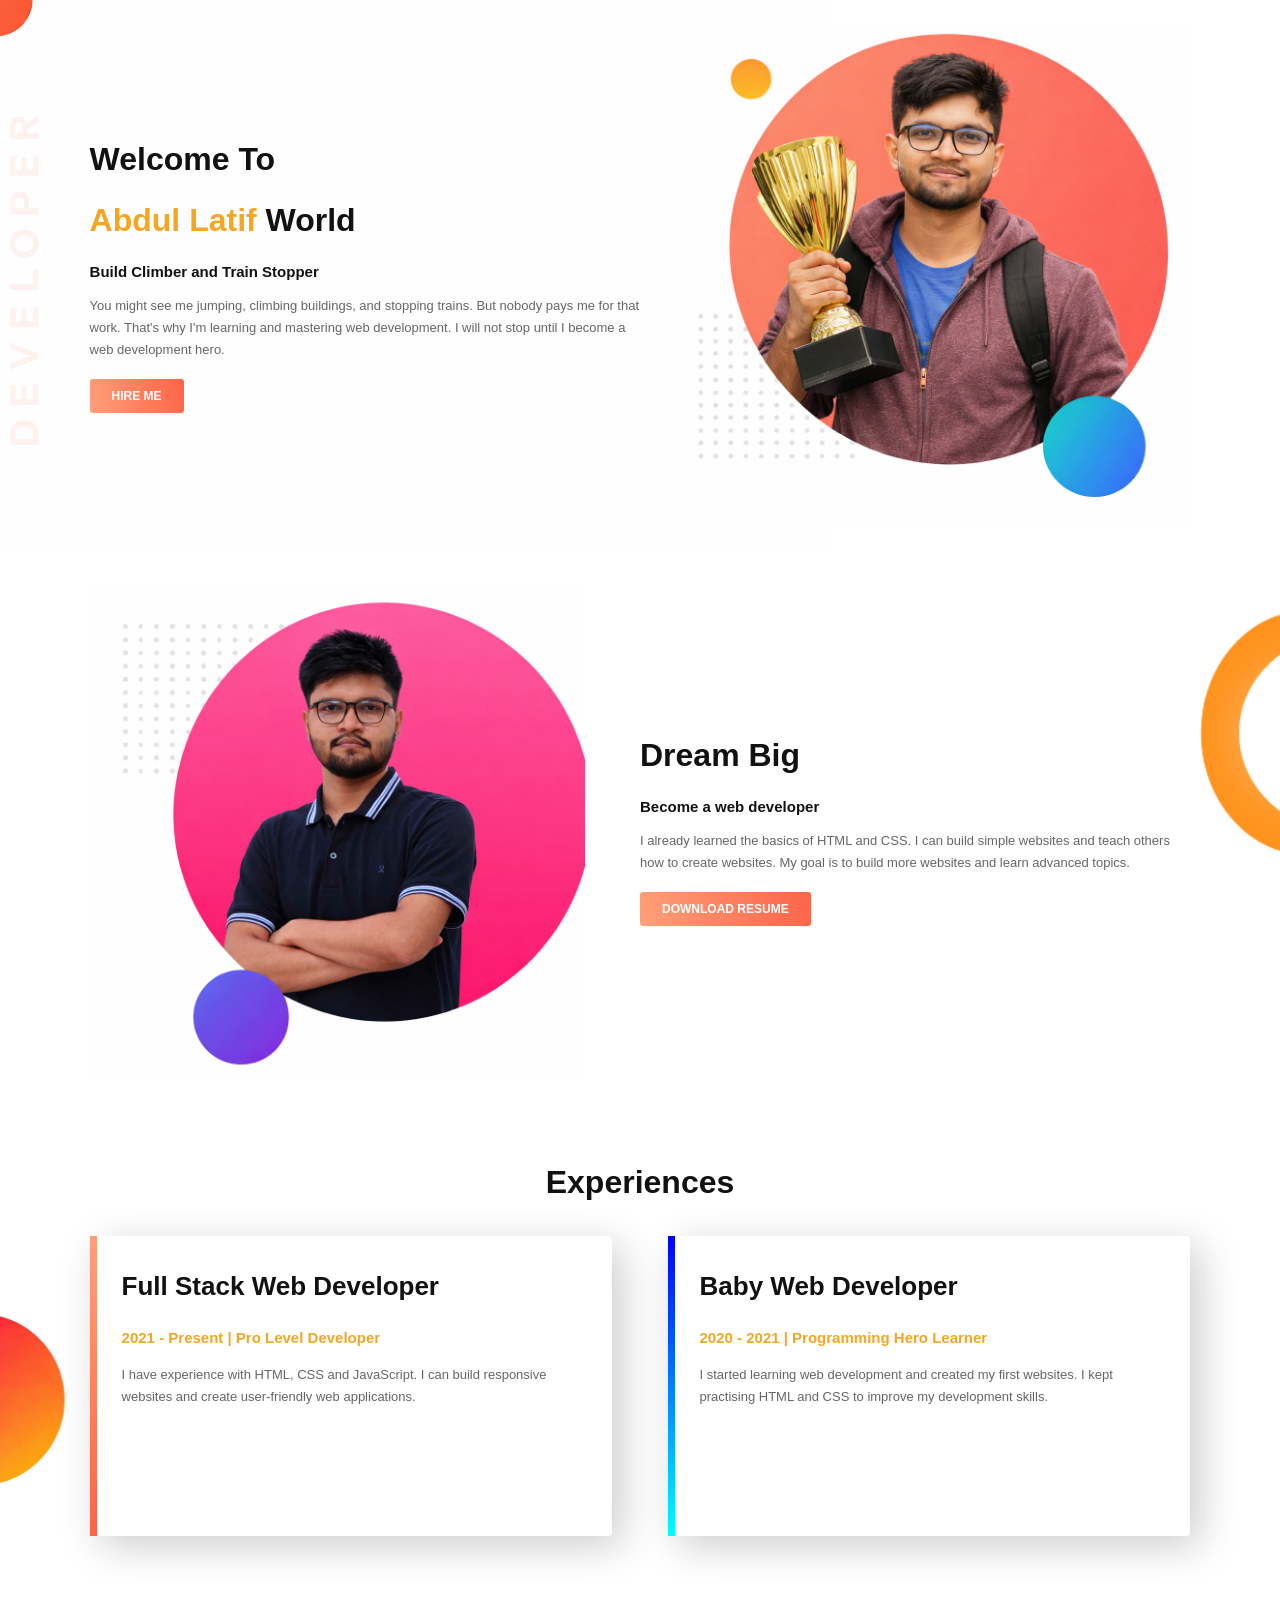
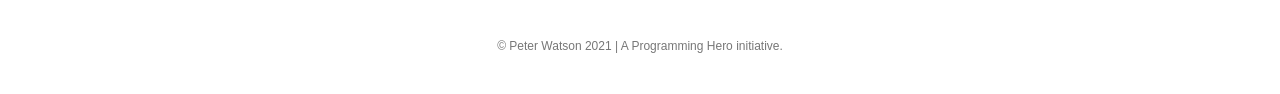
<file: index.html>
<!DOCTYPE html>
<html lang="en">
<head>
    <meta charset="UTF-8">
    <meta name="viewport" content="width=device-width, initial-scale=1.0">
    <title>Abdul Latif - Web Developer</title>
    <link rel="stylesheet" href="style.css">
</head>
<body>

    <!-- First Section: Welcome Banner -->
    <section class="top-banner">

        <div class="half-width text-content">
            <h1>Welcome To</h1>

            <h1>
                <span class="orange-highlight">Abdul Latif</span> World
            </h1>

            <h3>Build Climber and Train Stopper</h3>

            <p>
                You might see me jumping, climbing buildings, and stopping
                trains. But nobody pays me for that work. That's why I'm
                learning and mastering web development. I will not stop
                until I become a web development hero.
            </p>

            <a href="https://www.w3schools.com/html/"
               target="_blank"
               rel="noopener noreferrer"
               class="link-button">HIRE ME</a>
        </div>

        <div class="half-width image-content">
            <img src="image/fifth2.png" alt="Peter Watson">
        </div>

    </section>


    <!-- Second Section: Dream Big -->
    <section class="middle-banner">

        <div class="half-width image-content">
            <img src="image/fifth3.png" alt="Abdul Latif ">
        </div>

        <div class="half-width text-content">
            <h1>Dream Big</h1>

            <h3>Become a web developer</h3>

            <p>
                I already learned the basics of HTML and CSS.
                I can build simple websites and teach others how
                to create websites. My goal is to build more
                websites and learn advanced topics.
            </p>

            <a href="https://www.w3schools.com/html/"
               target="_blank"
               rel="noopener noreferrer"
               class="link-button">DOWNLOAD RESUME</a>
        </div>

    </section>


    <!-- Third Section: Experiences -->
    <section class="experience-area">

        <h1 class="experience-title">Experiences</h1>

        <div class="experience-container">

            <div class="single-Experiment" id="full-stack">
                <h2>Full Stack Web Developer</h2>

                <h3 class="orange-highlight">
                    2021 - Present | Pro Level Developer
                </h3>

                <p>
                    I have experience with HTML, CSS and JavaScript.
                    I can build responsive websites and create
                    user-friendly web applications.
                </p>
            </div>

            <div class="single-Experiment" id="baby-web">
                <h2>Baby Web Developer</h2>

                <h3 class="orange-highlight">
                    2020 - 2021 | Programming Hero Learner
                </h3>

                <p>
                    I started learning web development and created
                    my first websites. I kept practising HTML and
                    CSS to improve my development skills.
                </p>
            </div>

        </div>

        <footer>
            <p>© Peter Watson 2021 | A Programming Hero initiative.</p>
        </footer>

    </section>

</body>
</html>
</file>
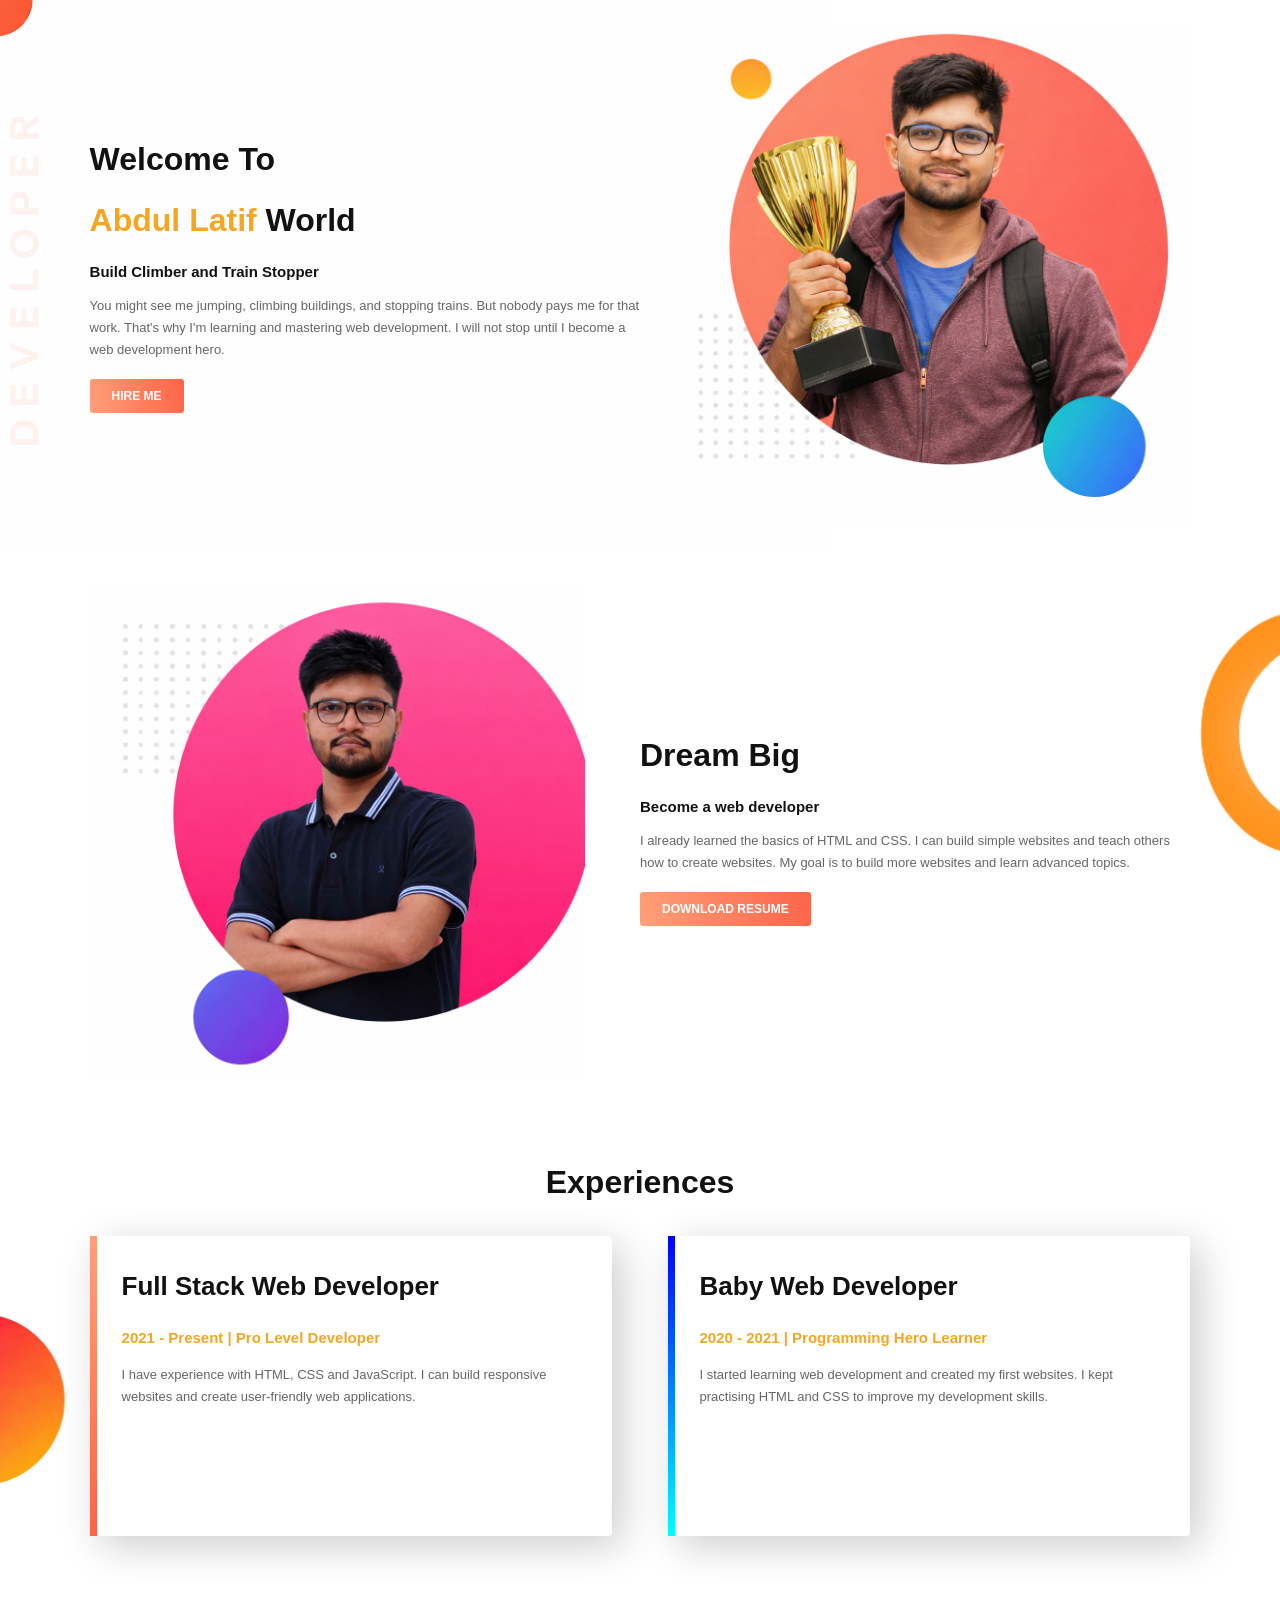
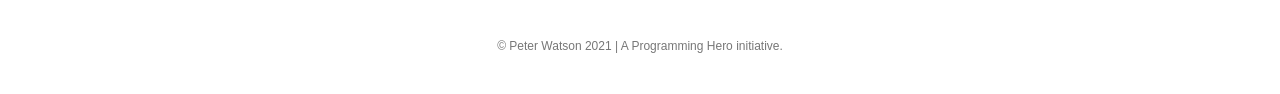
<file: fifth.html>
<!DOCTYPE html>
<html lang="en">
<head>
    <meta charset="UTF-8">
    <meta name="viewport" content="width=device-width, initial-scale=1.0">
    <title>Abdul Latif - Web Developer</title>
    <link rel="stylesheet" href="fifth.css">
</head>
<body>

    <!-- First Section: Welcome Banner -->
    <section class="top-banner">

        <div class="half-width text-content">
            <h1>Welcome To</h1>

            <h1>
                <span class="orange-highlight">Abdul Latif</span> World
            </h1>

            <h3>Build Climber and Train Stopper</h3>

            <p>
                You might see me jumping, climbing buildings, and stopping
                trains. But nobody pays me for that work. That's why I'm
                learning and mastering web development. I will not stop
                until I become a web development hero.
            </p>

            <a href="https://www.w3schools.com/html/"
               target="_blank"
               rel="noopener noreferrer"
               class="link-button">HIRE ME</a>
        </div>

        <div class="half-width image-content">
            <img src="image/fifth2.png" alt="Peter Watson">
        </div>

    </section>


    <!-- Second Section: Dream Big -->
    <section class="middle-banner">

        <div class="half-width image-content">
            <img src="image/fifth3.png" alt="Abdul Latif ">
        </div>

        <div class="half-width text-content">
            <h1>Dream Big</h1>

            <h3>Become a web developer</h3>

            <p>
                I already learned the basics of HTML and CSS.
                I can build simple websites and teach others how
                to create websites. My goal is to build more
                websites and learn advanced topics.
            </p>

            <a href="https://www.w3schools.com/html/"
               target="_blank"
               rel="noopener noreferrer"
               class="link-button">DOWNLOAD RESUME</a>
        </div>

    </section>


    <!-- Third Section: Experiences -->
    <section class="experience-area">

        <h1 class="experience-title">Experiences</h1>

        <div class="experience-container">

            <div class="single-Experiment" id="full-stack">
                <h2>Full Stack Web Developer</h2>

                <h3 class="orange-highlight">
                    2021 - Present | Pro Level Developer
                </h3>

                <p>
                    I have experience with HTML, CSS and JavaScript.
                    I can build responsive websites and create
                    user-friendly web applications.
                </p>
            </div>

            <div class="single-Experiment" id="baby-web">
                <h2>Baby Web Developer</h2>

                <h3 class="orange-highlight">
                    2020 - 2021 | Programming Hero Learner
                </h3>

                <p>
                    I started learning web development and created
                    my first websites. I kept practising HTML and
                    CSS to improve my development skills.
                </p>
            </div>

        </div>

        <footer>
            <p>© Peter Watson 2021 | A Programming Hero initiative.</p>
        </footer>

    </section>

</body>
</html>
</file>
<file: style.css>
/* ---------- Common Styles ---------- */

* {
    box-sizing: border-box;
}

body {
    margin: 0;
    font-family: sans-serif;
    color: #111;
}

h1 {
    font-size: 32px;
    margin: 0 0 24px;
}

h2 {
    font-size: 28px;
    margin: 0 0 25px;
}

h3 {
    font-size: 15px;
    margin: 0 0 15px;
}

p {
    font-size: 13px;
    line-height: 1.7;
    color: #666;
    margin: 0 0 18px;
}

.orange-highlight {
    color: #f5a623;
}


/* ---------- Common Section Layout ---------- */

.top-banner,
.middle-banner {
    min-height: 500px;
    display: flex;
    align-items: center;
    justify-content: space-between;
    gap: 5%;
    padding: 30px 7%;
    background-repeat: no-repeat;
    background-size: auto 100%;
}

.half-width {
    width: 50%;
    min-width: 0;
}

.text-content {
    padding: 0;
}

.image-content img {
    display: block;
    width: 100%;
    height: auto;
}


/* ---------- First Section ---------- */

.top-banner {
    background-image: url("image/fifth1.png");
    background-position: left top;
}

.top-banner .text-content {
    flex: 1;
}

.top-banner .image-content {
    flex: 0 1 45%;
}

.top-banner .text-content h1:nth-child(2) {
    white-space: nowrap;
}


/* ---------- Hire Me / Download Button ---------- */

.link-button {
    display: inline-block;
    text-decoration: none;
    background-image: linear-gradient(
        75deg,
        lightsalmon,
        tomato
    );
    padding: 10px 22px;
    border-radius: 3px;
    color: white;
    font-weight: 600;
    font-size: 12px;
}


/* ---------- Second Section ---------- */

.middle-banner {
    background-image: url("image/fifth4.png");
    background-position: right center;
}

.middle-banner .image-content {
    flex: 0 1 45%;
}

.middle-banner .text-content {
    flex: 1;
}


/* ---------- Experience Section ---------- */

.experience-area {
    min-height: 550px;
    padding: 55px 7% 20px;
    background-image: url("image/image6.png");
    background-repeat: no-repeat;
    background-position: left center;
    background-size: auto 80%;
}

.experience-title {
    text-align: center;
    margin-bottom: 35px;
}

.experience-container {
    display: flex;
    justify-content: space-between;
    align-items: stretch;
    gap: 5%;
}

.single-Experiment {
    flex: 1;
    min-width: 0;
    min-height: 300px;
    padding: 35px 25px;
    background-color: white;
    box-shadow: 10px 10px 40px rgba(0, 0, 0, 0.20);
    border-radius: 4px;
    border-left: 7px solid transparent;
}

.single-Experiment h2 {
    font-size: 26px;
}

.single-Experiment h3 {
    line-height: 1.5;
}

#full-stack {
    border-image: linear-gradient(
        180deg,
        lightsalmon,
        tomato
    ) 1;
}

#baby-web {
    border-image: linear-gradient(
        180deg,
        blue,
        cyan
    ) 1;
}


/* ---------- Footer ---------- */

.experience-area footer {
    text-align: center;
    margin-top: 100px;
}

.experience-area footer p {
    font-size: 12px;
    color: #777;
}


/* ---------- Responsive Design ---------- */

@media (max-width: 768px) {

    .top-banner,
    .middle-banner {
        flex-direction: column;
        gap: 30px;
        padding: 45px 6%;
        background-size: auto 35%;
    }

    .half-width,
    .top-banner .text-content,
    .top-banner .image-content,
    .middle-banner .text-content,
    .middle-banner .image-content {
        width: 100%;
        flex: 1 1 auto;
    }

    .top-banner .text-content h1:nth-child(2) {
        white-space: normal;
    }

    .experience-container {
        flex-direction: column;
        gap: 25px;
    }

    .single-Experiment {
        min-height: auto;
    }

    .experience-area {
        padding: 40px 6%;
    }

    .experience-area footer {
        margin-top: 50px;
    }
}
</file>
<file: fifth.css>
/* ---------- Common Styles ---------- */

* {
    box-sizing: border-box;
}

body {
    margin: 0;
    font-family: sans-serif;
    color: #111;
}

h1 {
    font-size: 32px;
    margin: 0 0 24px;
}

h2 {
    font-size: 28px;
    margin: 0 0 25px;
}

h3 {
    font-size: 15px;
    margin: 0 0 15px;
}

p {
    font-size: 13px;
    line-height: 1.7;
    color: #666;
    margin: 0 0 18px;
}

.orange-highlight {
    color: #f5a623;
}


/* ---------- Common Section Layout ---------- */

.top-banner,
.middle-banner {
    min-height: 500px;
    display: flex;
    align-items: center;
    justify-content: space-between;
    gap: 5%;
    padding: 30px 7%;
    background-repeat: no-repeat;
    background-size: auto 100%;
}

.half-width {
    width: 50%;
    min-width: 0;
}

.text-content {
    padding: 0;
}

.image-content img {
    display: block;
    width: 100%;
    height: auto;
}


/* ---------- First Section ---------- */

.top-banner {
    background-image: url("image/fifth1.png");
    background-position: left top;
}

.top-banner .text-content {
    flex: 1;
}

.top-banner .image-content {
    flex: 0 1 45%;
}

.top-banner .text-content h1:nth-child(2) {
    white-space: nowrap;
}


/* ---------- Hire Me / Download Button ---------- */

.link-button {
    display: inline-block;
    text-decoration: none;
    background-image: linear-gradient(
        75deg,
        lightsalmon,
        tomato
    );
    padding: 10px 22px;
    border-radius: 3px;
    color: white;
    font-weight: 600;
    font-size: 12px;
}


/* ---------- Second Section ---------- */

.middle-banner {
    background-image: url("image/fifth4.png");
    background-position: right center;
}

.middle-banner .image-content {
    flex: 0 1 45%;
}

.middle-banner .text-content {
    flex: 1;
}


/* ---------- Experience Section ---------- */

.experience-area {
    min-height: 550px;
    padding: 55px 7% 20px;
    background-image: url("image/image6.png");
    background-repeat: no-repeat;
    background-position: left center;
    background-size: auto 80%;
}

.experience-title {
    text-align: center;
    margin-bottom: 35px;
}

.experience-container {
    display: flex;
    justify-content: space-between;
    align-items: stretch;
    gap: 5%;
}

.single-Experiment {
    flex: 1;
    min-width: 0;
    min-height: 300px;
    padding: 35px 25px;
    background-color: white;
    box-shadow: 10px 10px 40px rgba(0, 0, 0, 0.20);
    border-radius: 4px;
    border-left: 7px solid transparent;
}

.single-Experiment h2 {
    font-size: 26px;
}

.single-Experiment h3 {
    line-height: 1.5;
}

#full-stack {
    border-image: linear-gradient(
        180deg,
        lightsalmon,
        tomato
    ) 1;
}

#baby-web {
    border-image: linear-gradient(
        180deg,
        blue,
        cyan
    ) 1;
}


/* ---------- Footer ---------- */

.experience-area footer {
    text-align: center;
    margin-top: 100px;
}

.experience-area footer p {
    font-size: 12px;
    color: #777;
}


/* ---------- Responsive Design ---------- */

@media (max-width: 768px) {

    .top-banner,
    .middle-banner {
        flex-direction: column;
        gap: 30px;
        padding: 45px 6%;
        background-size: auto 35%;
    }

    .half-width,
    .top-banner .text-content,
    .top-banner .image-content,
    .middle-banner .text-content,
    .middle-banner .image-content {
        width: 100%;
        flex: 1 1 auto;
    }

    .top-banner .text-content h1:nth-child(2) {
        white-space: normal;
    }

    .experience-container {
        flex-direction: column;
        gap: 25px;
    }

    .single-Experiment {
        min-height: auto;
    }

    .experience-area {
        padding: 40px 6%;
    }

    .experience-area footer {
        margin-top: 50px;
    }
}
</file>
